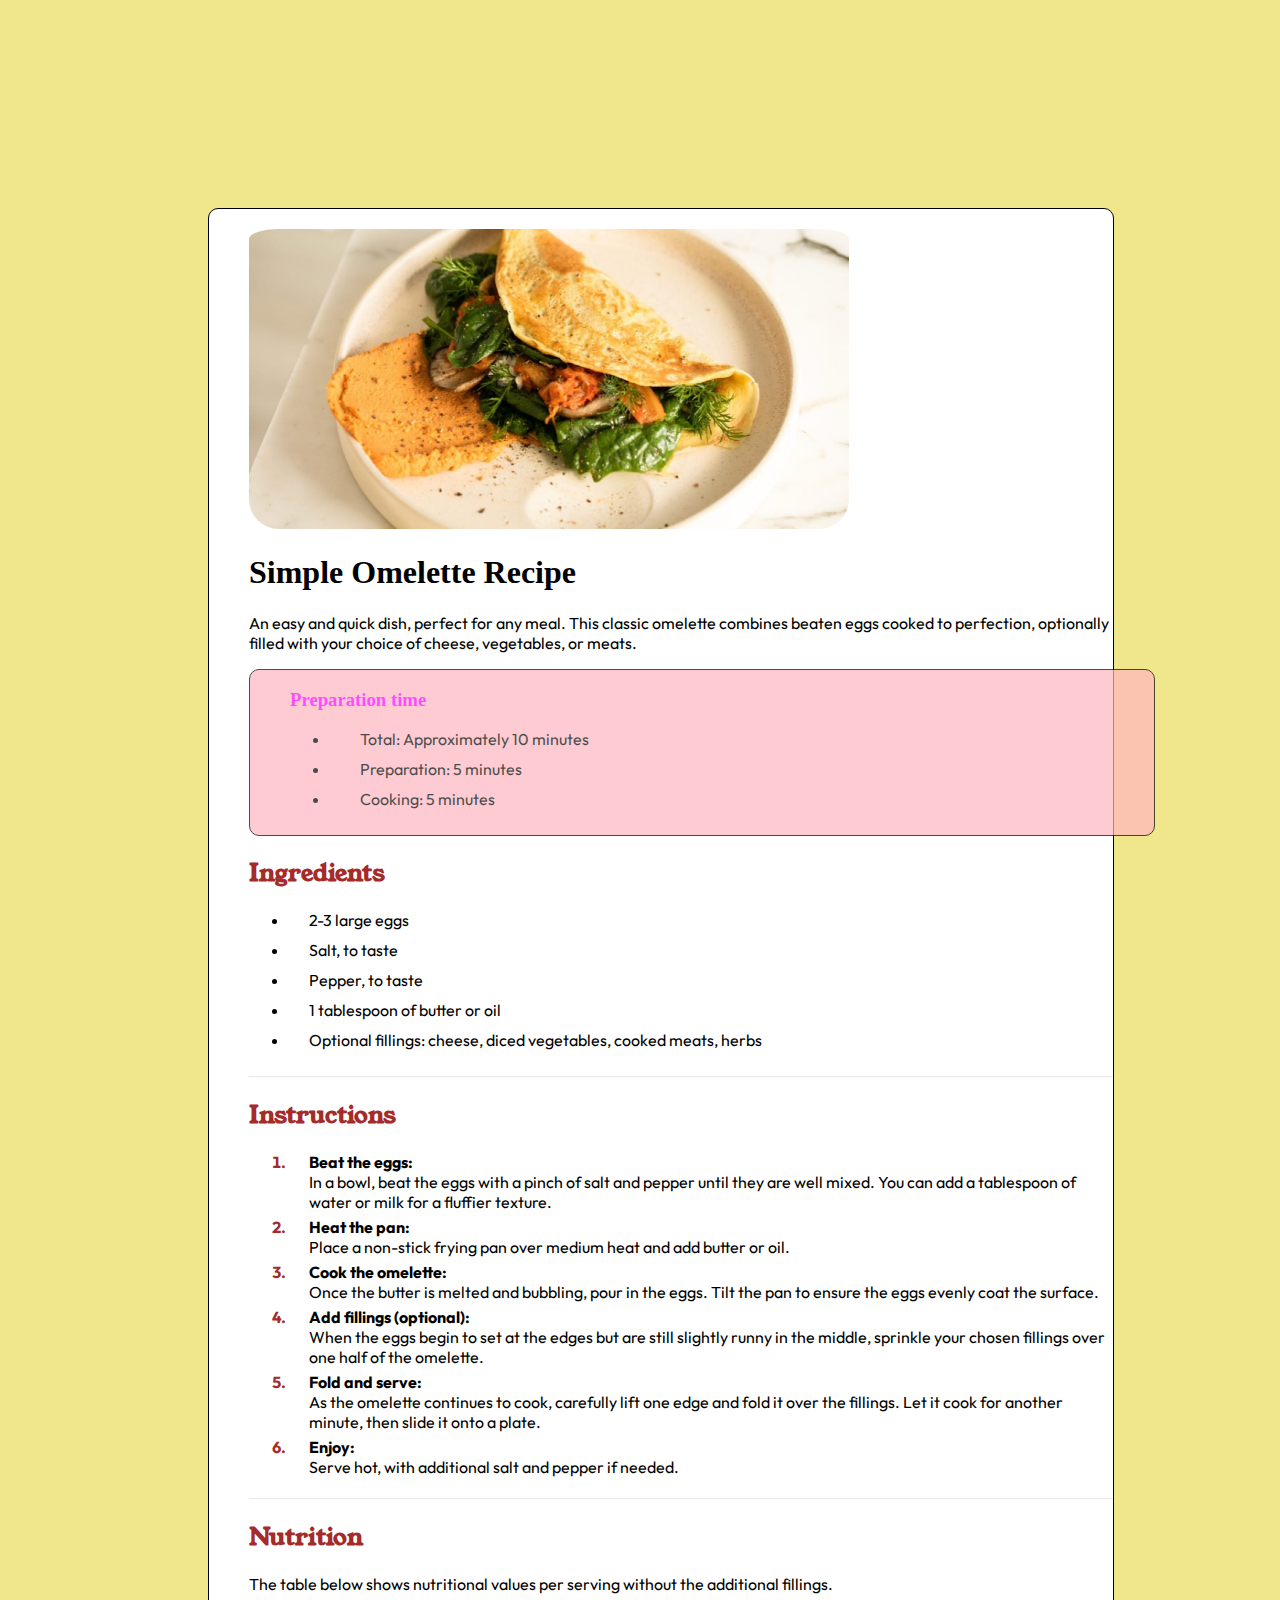
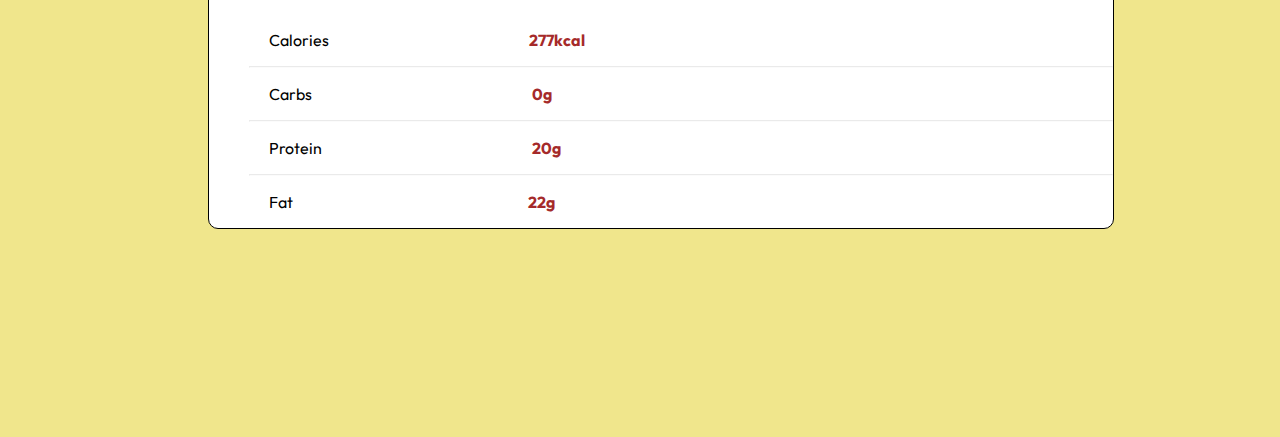
<file: recipe-page-main/index.html>
<!DOCTYPE html>
<html lang="en">
<head>
  <meta charset="UTF-8">
  <meta name="viewport" content="width=device-width, initial-scale=1.0"> <!-- displays site properly based on user's device -->
  <link rel="icon" type="image/png" sizes="32x32" href="./assets/images/favicon-32x32.png">
  <link href="./design/style.css" rel="stylesheet" type="text/css" />
  <link rel="preconnect" href="https://fonts.googleapis.com">
  <link rel="preconnect" href="https://fonts.gstatic.com" crossorigin>
  <link href="https://fonts.googleapis.com/css2?family=Young+Serif&display=swap" rel="stylesheet">
  <link rel="preconnect" href="https://fonts.googleapis.com">
<link rel="preconnect" href="https://fonts.gstatic.com" crossorigin>
<link href="https://fonts.googleapis.com/css2?family=Outfit:wght@100..900&display=swap" rel="stylesheet">
  <title>Frontend Mentor | Recipe page</title>
  <!-- Feel free to remove these styles or customise in your own stylesheet 👍 -->
</head>
<body style="padding: 200px;">
<div>
  <img style=" border: black 2px; border-radius: 30px; width: 600px; height: 300px; padding-top: 20px;" src="./assets/images/image-omelette.jpeg">

  <h1>Simple Omelette Recipe</h1>

  <p>An easy and quick dish, perfect for any meal. This classic omelette combines beaten eggs cooked 
  to perfection, optionally filled with your choice of cheese, vegetables, or meats.</p>
<div style="background-color: lightpink; opacity: 0.7;">
  <h3 style="color: magenta;">Preparation time</h3>
<ul>
  <li style="padding-left: 30px; padding-bottom: 10px;">Total: Approximately 10 minutes</li>
  <li style="padding-left: 30px; padding-bottom: 10px;">Preparation: 5 minutes</li>
  <li style="padding-left: 30px; padding-bottom: 10px;">Cooking: 5 minutes</li>
</ul>
</div>

  <h2>Ingredients</h2>
<ul>
  <li style="padding-left: 20px; padding-bottom: 10px;">2-3 large eggs</li>
  <li style="padding-left: 20px; padding-bottom: 10px;">Salt, to taste</li>
  <li style="padding-left: 20px; padding-bottom: 10px;">Pepper, to taste</li>
  <li style="padding-left: 20px; padding-bottom: 10px;">1 tablespoon of butter or oil</li>
  <li style="padding-left: 20px; padding-bottom: 10px;">Optional fillings: cheese, diced vegetables, cooked meats, herbs</li>
</ul>
<hr style="opacity: 0.2;">

  <h2>Instructions</h2>

  <ol style="font-weight: bolder; color: brown;"> 
  <li style="padding-left: 20px; padding-bottom: 5px;"><div class="start">Beat the eggs:</div><div class="end">In a bowl, beat the eggs with a pinch of salt and pepper until they are well mixed. 
  You can add a tablespoon of water or milk for a fluffier texture.</div></li>

  <li style="padding-left: 20px; padding-bottom: 5px;"><div class="start">Heat the pan:</div><div class="end">Place a non-stick frying pan over medium heat and add butter or oil.</div></li>

  <li style="padding-left: 20px; padding-bottom: 5px;"><div class="start">Cook the omelette:</div><div class="end">Once the butter is melted and bubbling, pour in the eggs. Tilt the pan to ensure
  the eggs evenly coat the surface.</div></li>

  <li style="padding-left: 20px; padding-bottom: 5px;"><div class="start">Add fillings (optional):</div><div class="end">When the eggs begin to set at the edges but are still slightly runny in the 
  middle, sprinkle your chosen fillings over one half of the omelette.</div></li>

  <li style="padding-left: 20px; padding-bottom: 5px;"><div class="start">Fold and serve:</div><div class="end">As the omelette continues to cook, carefully lift one edge and fold it over the 
  fillings. Let it cook for another minute, then slide it onto a plate.</div></li>

  <li style="padding-left: 20px; padding-bottom: 5px;"><div class="start">Enjoy:</div><div class="end">Serve hot, with additional salt and pepper if needed.</div></li>
  </ol>
<hr style="opacity: 0.2;">

  <h2>Nutrition</h2>

  <p>The table below shows nutritional values per serving without the additional fillings.</p>

  <p style="padding-left: 20px; padding-top: 20px;">Calories<span style="padding-left: 200px; font-weight: bolder; color: brown;">277kcal</span></p>
  <hr style="opacity: 0.2;">

  <p style="padding-left: 20px;">Carbs<span style="padding-left: 220px; font-weight: bolder; color: brown;">0g</span></p>
  <hr style="opacity: 0.2;">

  <p style="padding-left: 20px;">Protein<span style="padding-left: 210px; font-weight: bolder; color: brown;">20g</span></p>
  <hr style="opacity: 0.2;">

  <p style="padding-left: 20px;">Fat<span style="padding-left: 235px; font-weight: bolder; color: brown;">22g</span></p>
</div>
</body>
</html>
</file>
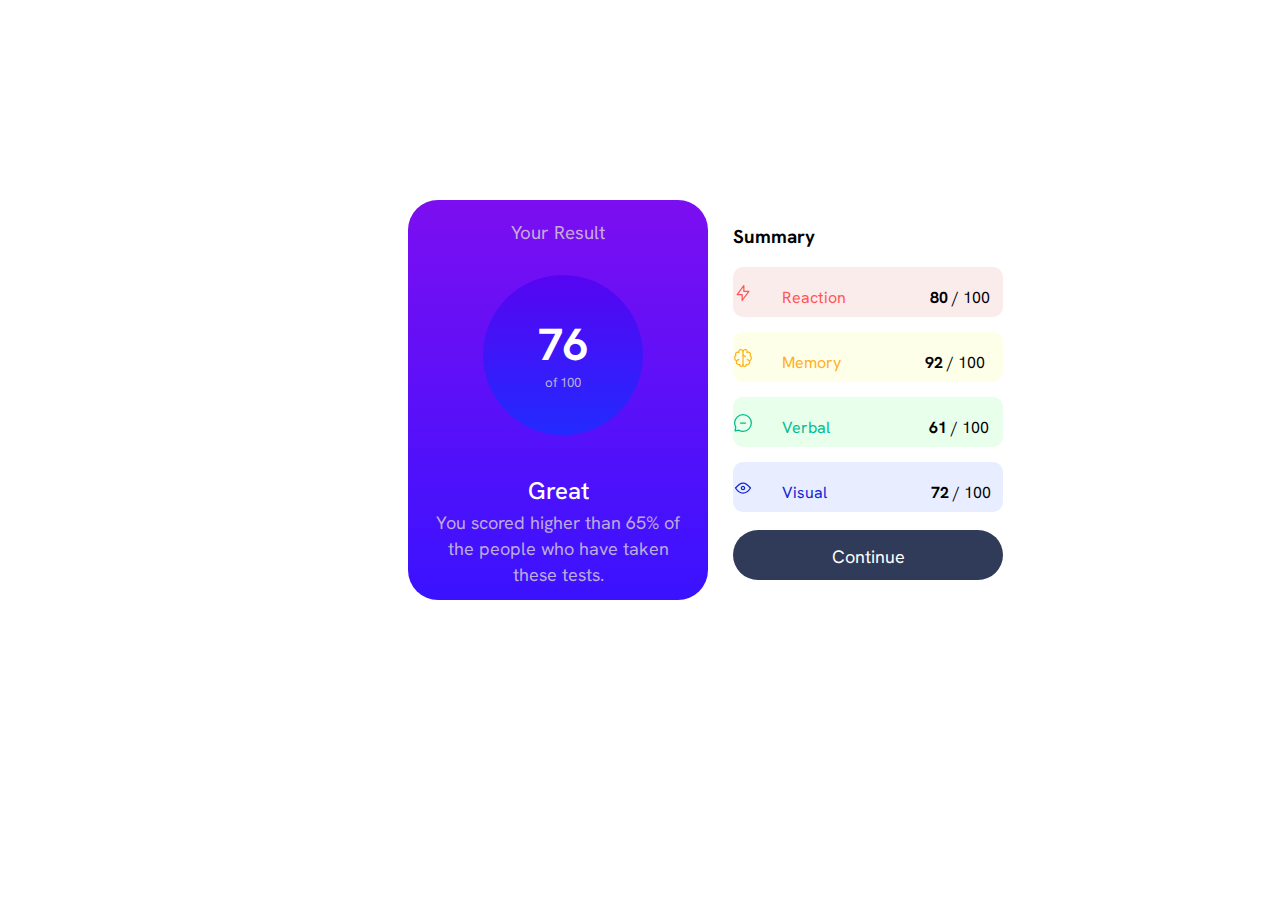
<file: results-summary-component-main/index.html>
<!DOCTYPE html>
<html lang="en">
<head>
  <meta charset="UTF-8">
  <meta name="viewport" content="width=device-width, initial-scale=1.0"> <!-- displays site properly based on user's device -->

  <link rel="icon" type="image/png" sizes="32x32" href="./assets/images/favicon-32x32.png">
  
  <title>Frontend Mentor | Results summary component</title>

  <!-- Feel free to remove these styles or customise in your own stylesheet 👍 -->
  <link rel="preconnect" href="https://fonts.googleapis.com">
<link rel="preconnect" href="https://fonts.gstatic.com" crossorigin>
<link href="https://fonts.googleapis.com/css2?family=Hanken+Grotesk:ital,wght@0,100..900;1,100..900&display=swap" rel="stylesheet">
<link href="style.css" rel="stylesheet" type="text/css" />
  <style>
    body {
      background: white;
    }
  </style>
</head>
<body>
  <div style="background: linear-gradient(rgb(124, 14, 241), rgb(58, 18, 255)); height: 400px; width: 300px; border-radius: 30px; margin-left: 400px; margin-top: 200px; position: relative;">
    <h3 style="font-weight: 400; text-align: center; padding-top: 20px; color: rgb(222, 209, 209); opacity: 0.8;">Your Result</h3>
    <div style="border-radius: 50%; width: 160px; height: 140px; text-align: center; margin-left: 25%; padding-top: 20px; background: magnify, transparent; background: linear-gradient(rgb(87, 4, 241), rgb(34, 42, 255)); margin-top: 30px;">
    <h1 style="color: white; font-size: 45px; margin-top: 20px;">76</h1>
    <h5 style="margin-top: -30px; font-weight: 400; text-align: center; color: rgb(222, 209, 209); opacity: 0.8;"">of 100</h5>
    </div>
    <h2 style="text-align: center; color: white; font-weight: 500; margin-top: 40px;">Great</h2>
    <p style="font-weight: 400; text-align: center; margin-top: -15px; color: rgb(222, 209, 209); opacity: 0.8;">You scored higher <span>than 65% of</span></p>
    <p style="font-weight: 400; text-align: center; margin-top: -15px; color: rgb(222, 209, 209); opacity: 0.8;">the people who have taken</p>
    <p style="font-weight: 400; text-align: center; margin-top: -15px; color: rgb(222, 209, 209); opacity: 0.8;">these tests.</p>
  </div>
  <div style="background-color: blue; height: 395px; width: 300px; margin-left: 675px; margin-top: -395px; border-radius: 30px;"></div>
    <div style="margin-left: 675px; margin-top: -415px; height: 400px; width: 310px; border-radius: 30px; background-color: white;">
    <div>
    <h3 style="color: black; font-weight: 700; margin-left: 25px; padding-top: 20px;">Summary</h3>
  <div style="background-color: rgb(251, 236, 236); border-radius: 10px; width: 270px; height: 50px;">
    <img style="color: hsl(0, 100%, 67%); display: inline-block;" src="./assets/images/icon-reaction.svg">
    <p style="display: inline-block;"><div style="color: hsl(0, 100%, 67%); display: inline-block;"> Reaction</div> <b style="padding-left: 80px; color: black;">80</b> / 100</p>
  </div>
  <div style="background-color: rgb(254, 255, 232); border-radius: 10px; width: 270px; height: 50px; margin-top: 15px; position: static;">
    <img style="color: hsl(39, 100%, 56%); display: inline-block;" src="./assets/images/icon-memory.svg">
    <p style="display: inline-block;"><div style="color: hsl(39, 100%, 56%); display: inline-block;"> Memory</div> <b style="padding-left: 80px; color: black;">92</b> / 100</p>
  </div>
  <div style="background-color: rgb(232, 255, 236); border-radius: 10px; width: 270px; height: 50px; margin-top: 15px;">
    <img style="color: hsl(166, 100%, 37%); display: inline-block;" src="./assets/images/icon-verbal.svg">
    <p style="display: inline-block;"><div style="color: hsl(166, 100%, 37%); display: inline-block;"> Verbal</div> <b style="padding-left: 95px; color: black;">61</b> / 100</p>
  </div>
  <div style="background-color: rgb(232, 238, 255); border-radius: 10px; width: 270px; height: 50px; margin-top: 15px;">
    <img style="color: hsl(234, 85%, 45%); display: inline-block;" src="./assets/images/icon-visual.svg">
    <p style="display: inline-block;"><div style="color: hsl(234, 85%, 45%); display: inline-block;"> Visual</div> <b style="padding-left: 100px; color: black;">72</b> / 100</p>
  </div>
  <div style="background-color: hsl(224, 30%, 27%); width: 270px; height: 50px; border-radius: 500px; text-align: center;">
    <p style="color: white; padding-top: 15px;">Continue</p>
  </div>
  </div>
  </div>
</body>
</html>
</file>
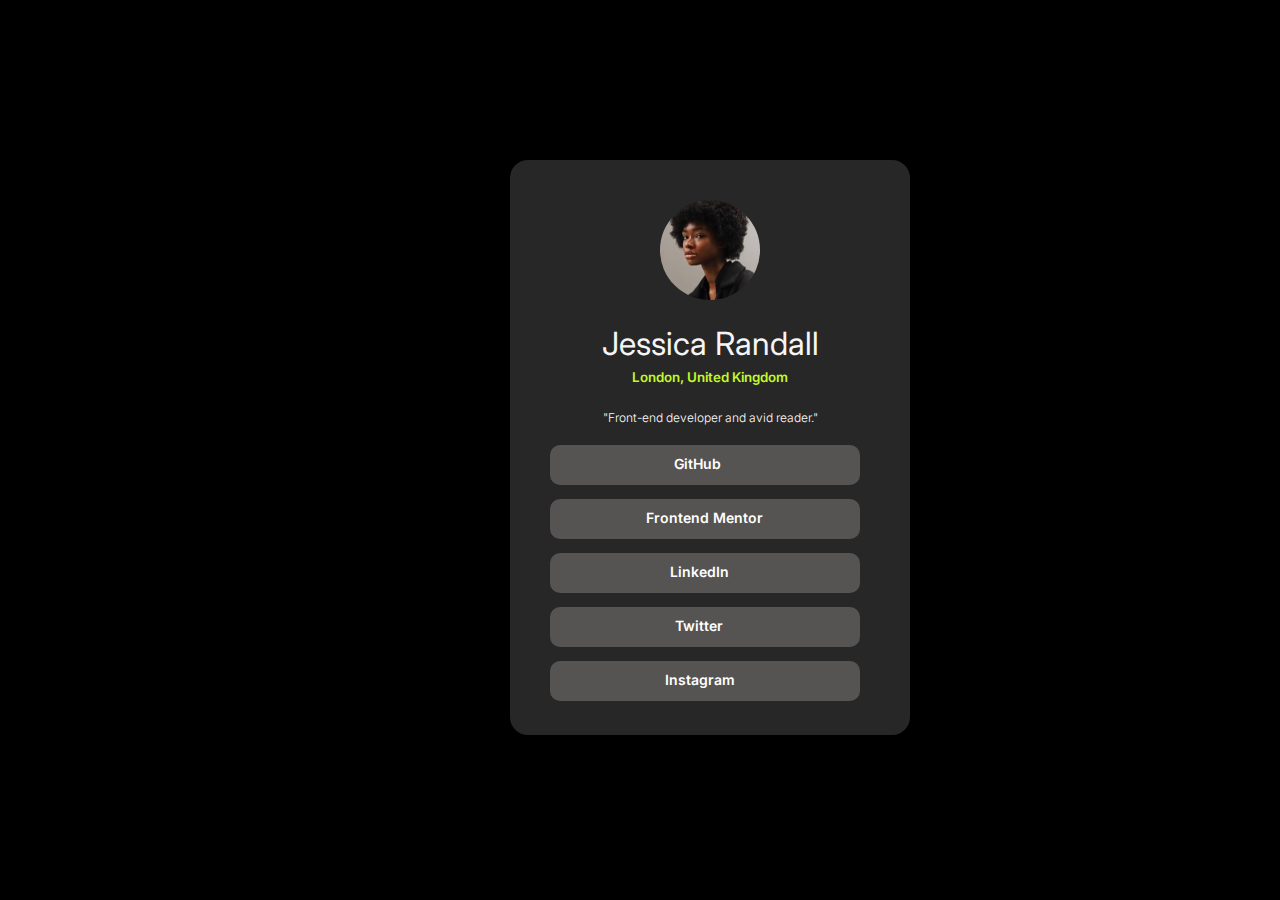
<file: social-links-profile-main/index.html>
<!DOCTYPE html>
<html lang="en">
<head>
  <meta charset="UTF-8">
  <meta name="viewport" content="width=device-width, initial-scale=1.0"> <!-- displays site properly based on user's device -->
  <link rel="preconnect" href="https://fonts.googleapis.com">
  <link rel="preconnect" href="https://fonts.gstatic.com" crossorigin>
  <link href="https://fonts.googleapis.com/css2?family=Inter:wght@100..900&display=swap" rel="stylesheet">
  <link rel="icon" type="image/png" sizes="32x32" href="./assets/images/favicon-32x32.png">
  
  <title>Frontend Mentor | Social links profile</title>

  <!-- Feel free to remove these styles or customise in your own stylesheet 👍 -->
  <link href="style.css" rel="stylesheet" type="text/css" />
</head>
<body style="padding-top: 150px; padding-left: 500px;">
  <div style="border: 2px solid; background-color: #282727; height: 575px; width: 400px; border-radius: 20px;">
  <div style="text-align: center;">
  <img style="width: 100px; height: 100px; margin-top: 40px;" src="./assets/images/avatar-jessica.jpeg">
  </div>
  <h1 style="margin-top: 20px; text-align: center;">Jessica Randall</h1>
  <h4 style="text-align: center; margin-top: -15px; color: hsl(75, 94%, 57%); font-weight: 600; font-size: smaller;">London, United Kingdom</h4>
  <h4 style="text-align: center; color: white; font-weight: 300; font-size: 12px; margin-top: 25px; margin-bottom: 20px;">"Front-end developer and avid reader."</h4>
  <div style="background-color: #565353; color: white; height: 40px; width: 310px; margin-left: 40px; border-radius: 10px;">
  <h3>GitHub</h3>
  </div>
  <div style="background-color: #565353; color: white; height: 40px; width: 310px; margin-left: 40px; border-radius: 10px;">
  <h3 style="margin-left: 31%;">Frontend Mentor</h3>
  </div>
  <div style="background-color: #565353; color: white; height: 40px; width: 310px; margin-left: 40px; border-radius: 10px;">
  <h3 style="margin-left: 120px;">LinkedIn</h3>
  </div>
  <div style="background-color: #565353; color: white; height: 40px; width: 310px; margin-left: 40px; border-radius: 10px;">
  <h3 style="margin-left: 125px;">Twitter</h3>
  </div>
  <div style="background-color: #565353; color: white; height: 40px; width: 310px; margin-left: 40px; border-radius: 10px;">
  <h3 style="margin-left: 115px;">Instagram</h3>
  </div>
  </div>
</body>
</html>
</file>
<file: recipe-page-main/design/style.css>
body {
    background-color: khaki;
}
div {
    width: 100%; 
    height: 100%; 
    background-color: white; 
    border: 1px solid black; 
    border-radius: 10px;
    padding-left: 40px;
}
h2 {
    color: brown;
    font-family: 'Young Serif';
}
.start {
    color: black;
    border: none;
    padding: 0px;
}
.end {
    border: none;
    padding: 0px;
    font-weight: normal;
    color: black;
}
p {
    font-family: 'Outfit';
    font-size: 16px;
}
li {
    font-family: 'Outfit',sans-serif;
}
</file>
<file: results-summary-component-main/style.css>
body {
    font-family: 'Hanken Grotesk';
}
p {
    font-size: 18px;
}
div {
    margin-left: 25px;
}
</file>
<file: social-links-profile-main/style.css>
body {
    background-color: black;
}
img {
    border-radius: 50%;
  }
  h1 {
    font-family: 'Inter';
    font-weight: 400;
    color: whitesmoke;
  }
  h4 {
    font-family: 'Inter';
  }
  h3 {
    font-weight: 600;
    font-family: 'Inter';
    font-size: 14px;
    padding-top: 10px;
    margin-left: 40%;
  }
</file>
